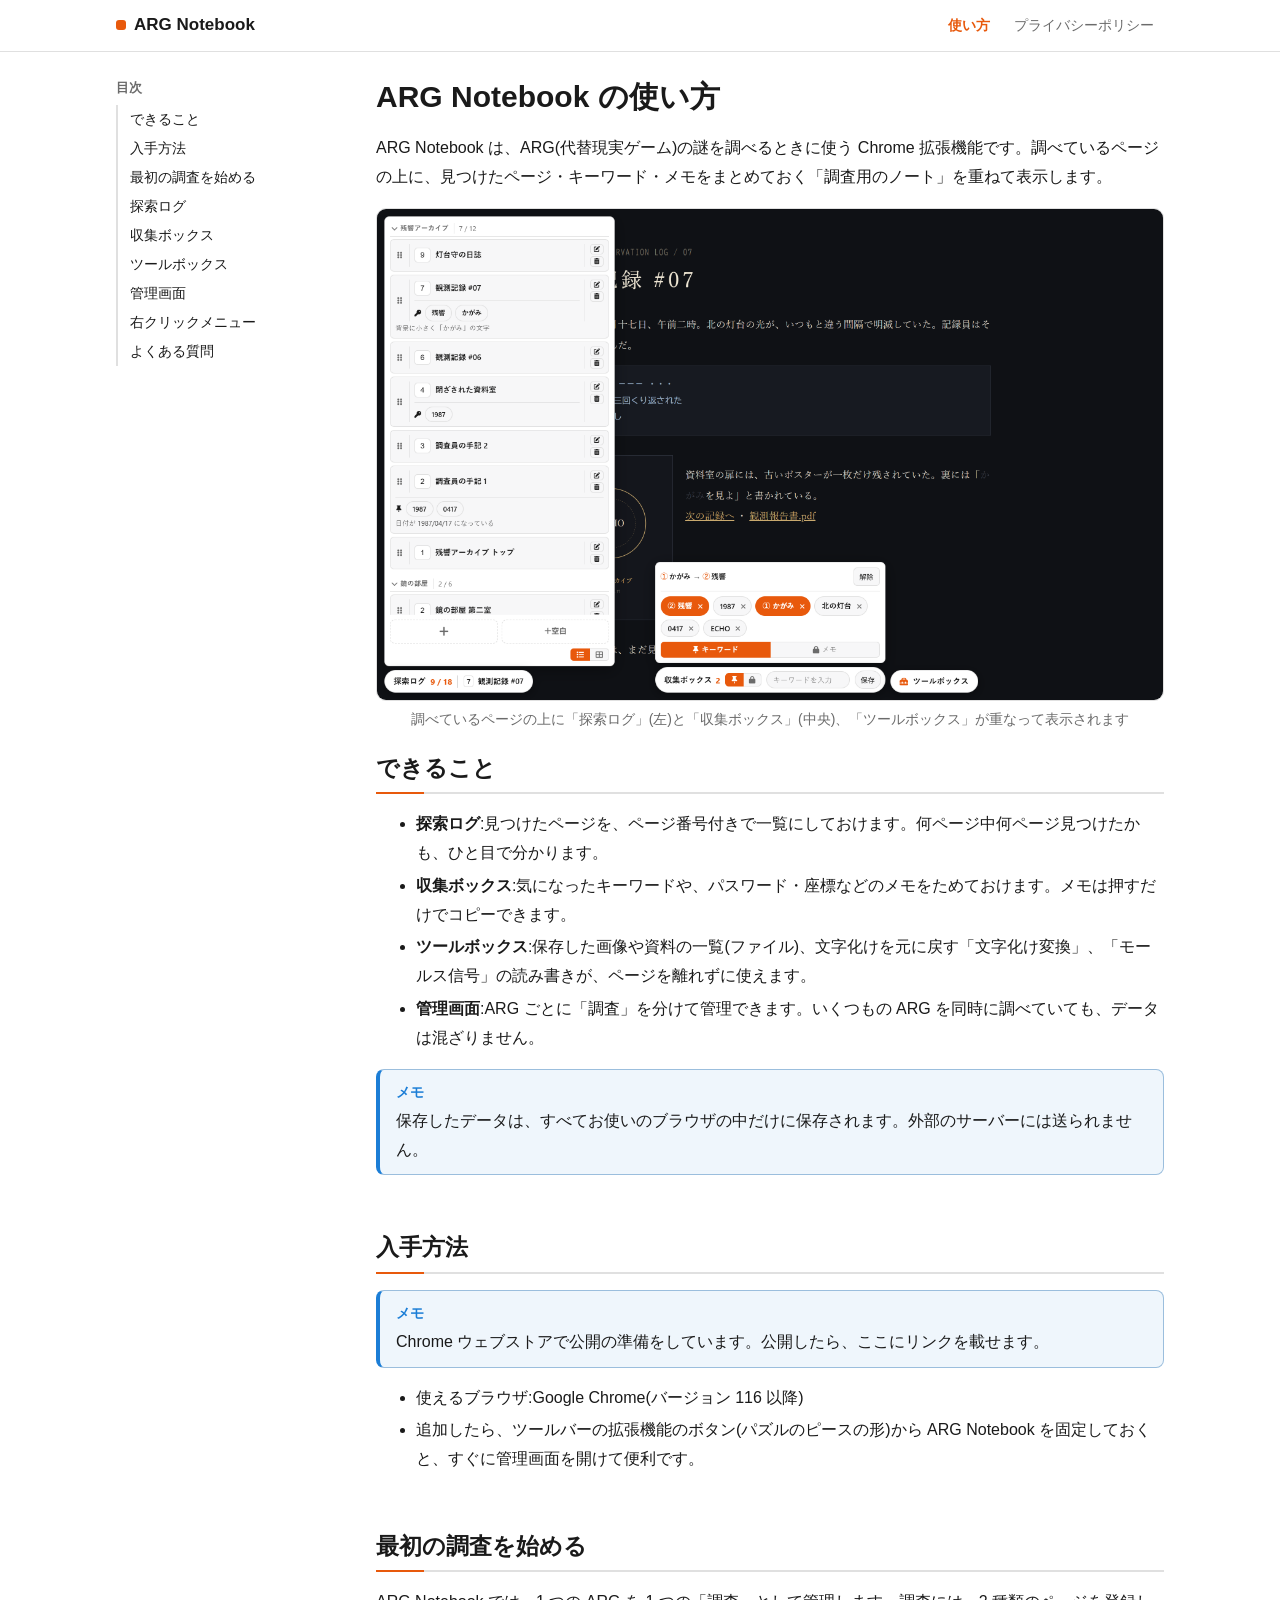
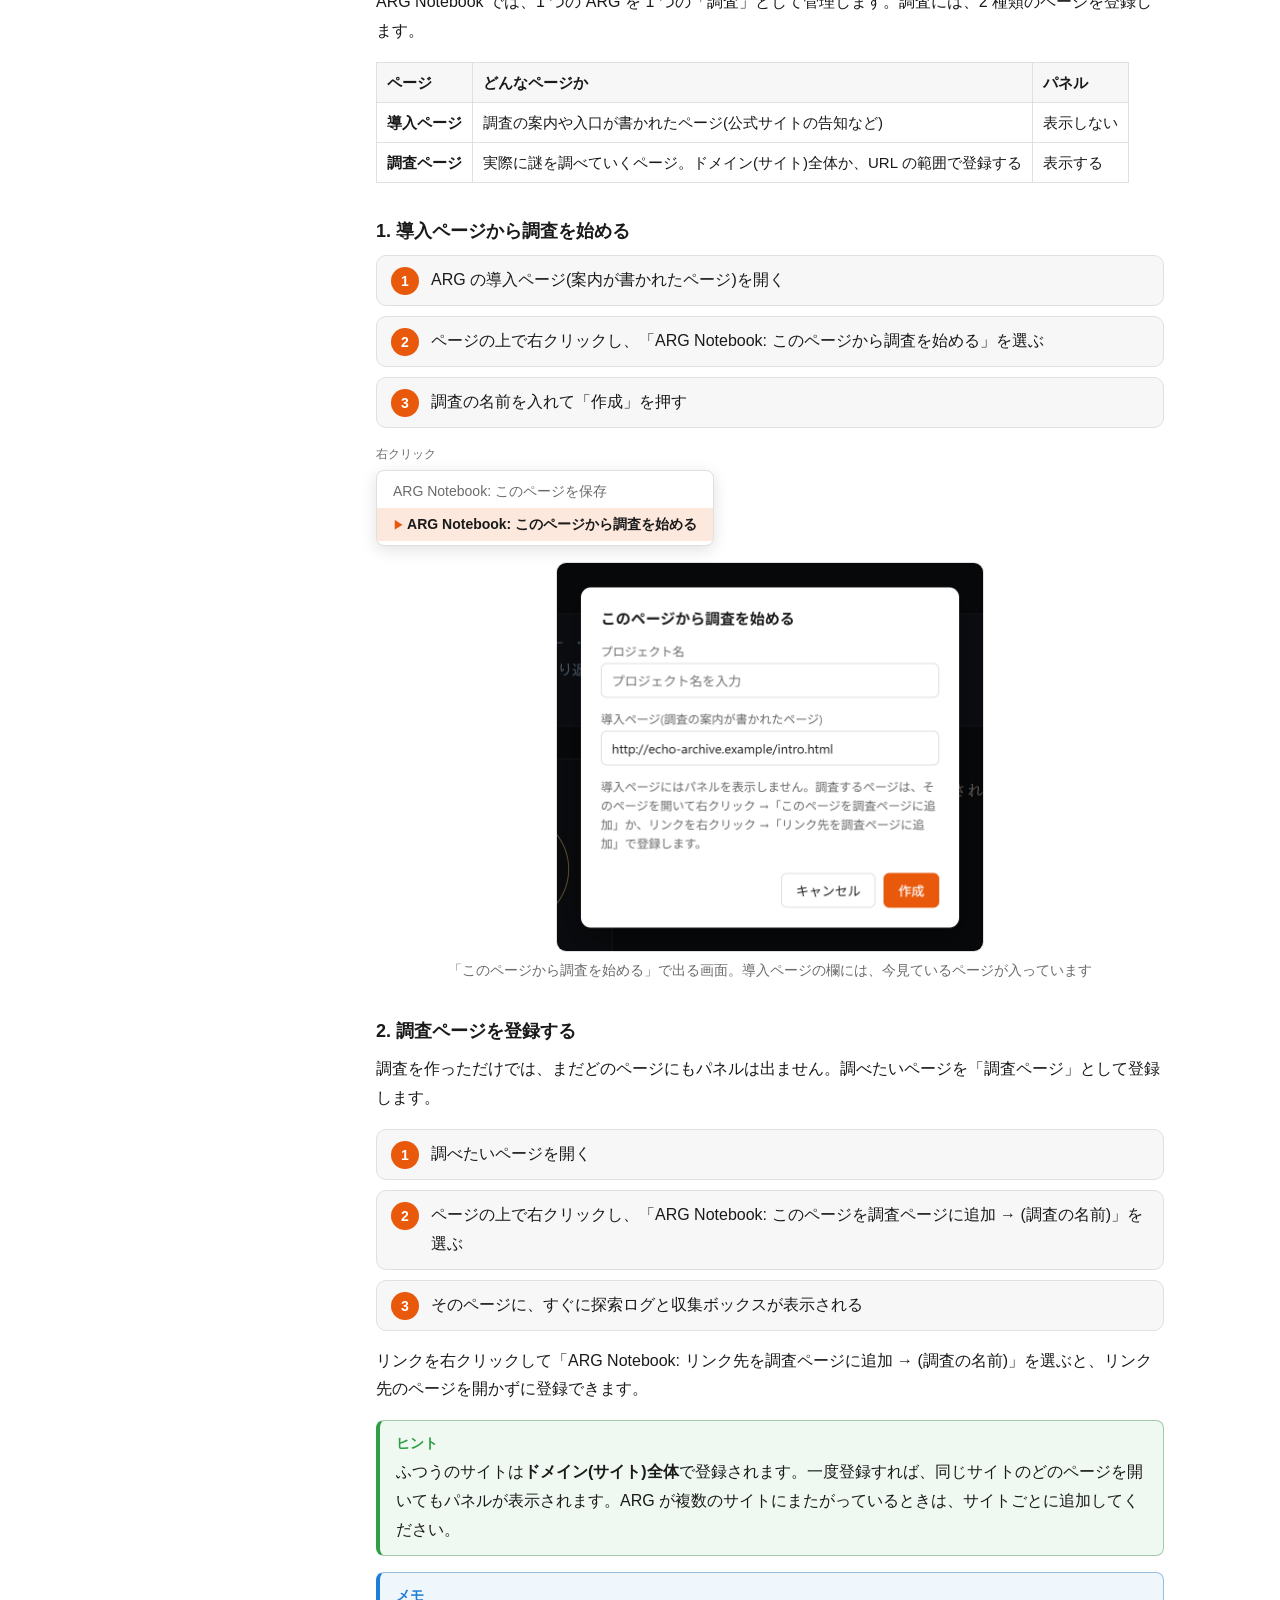
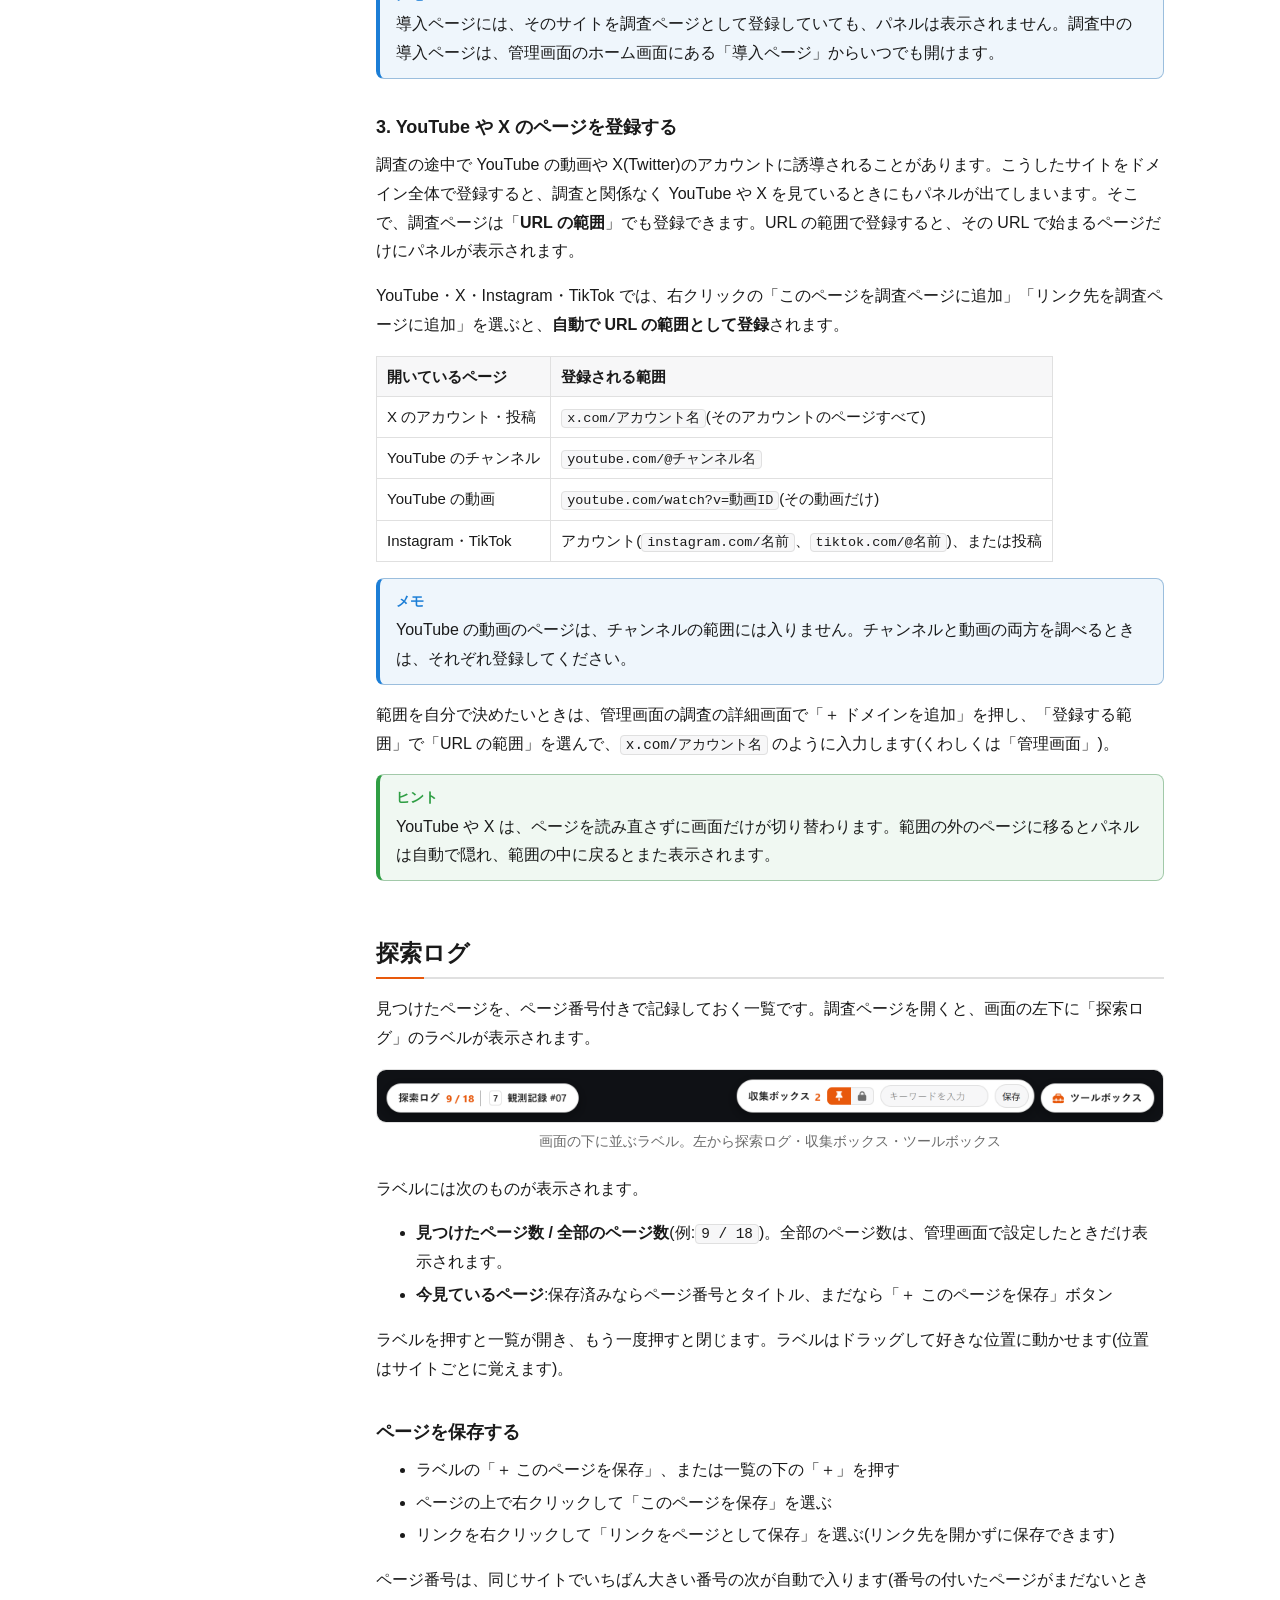
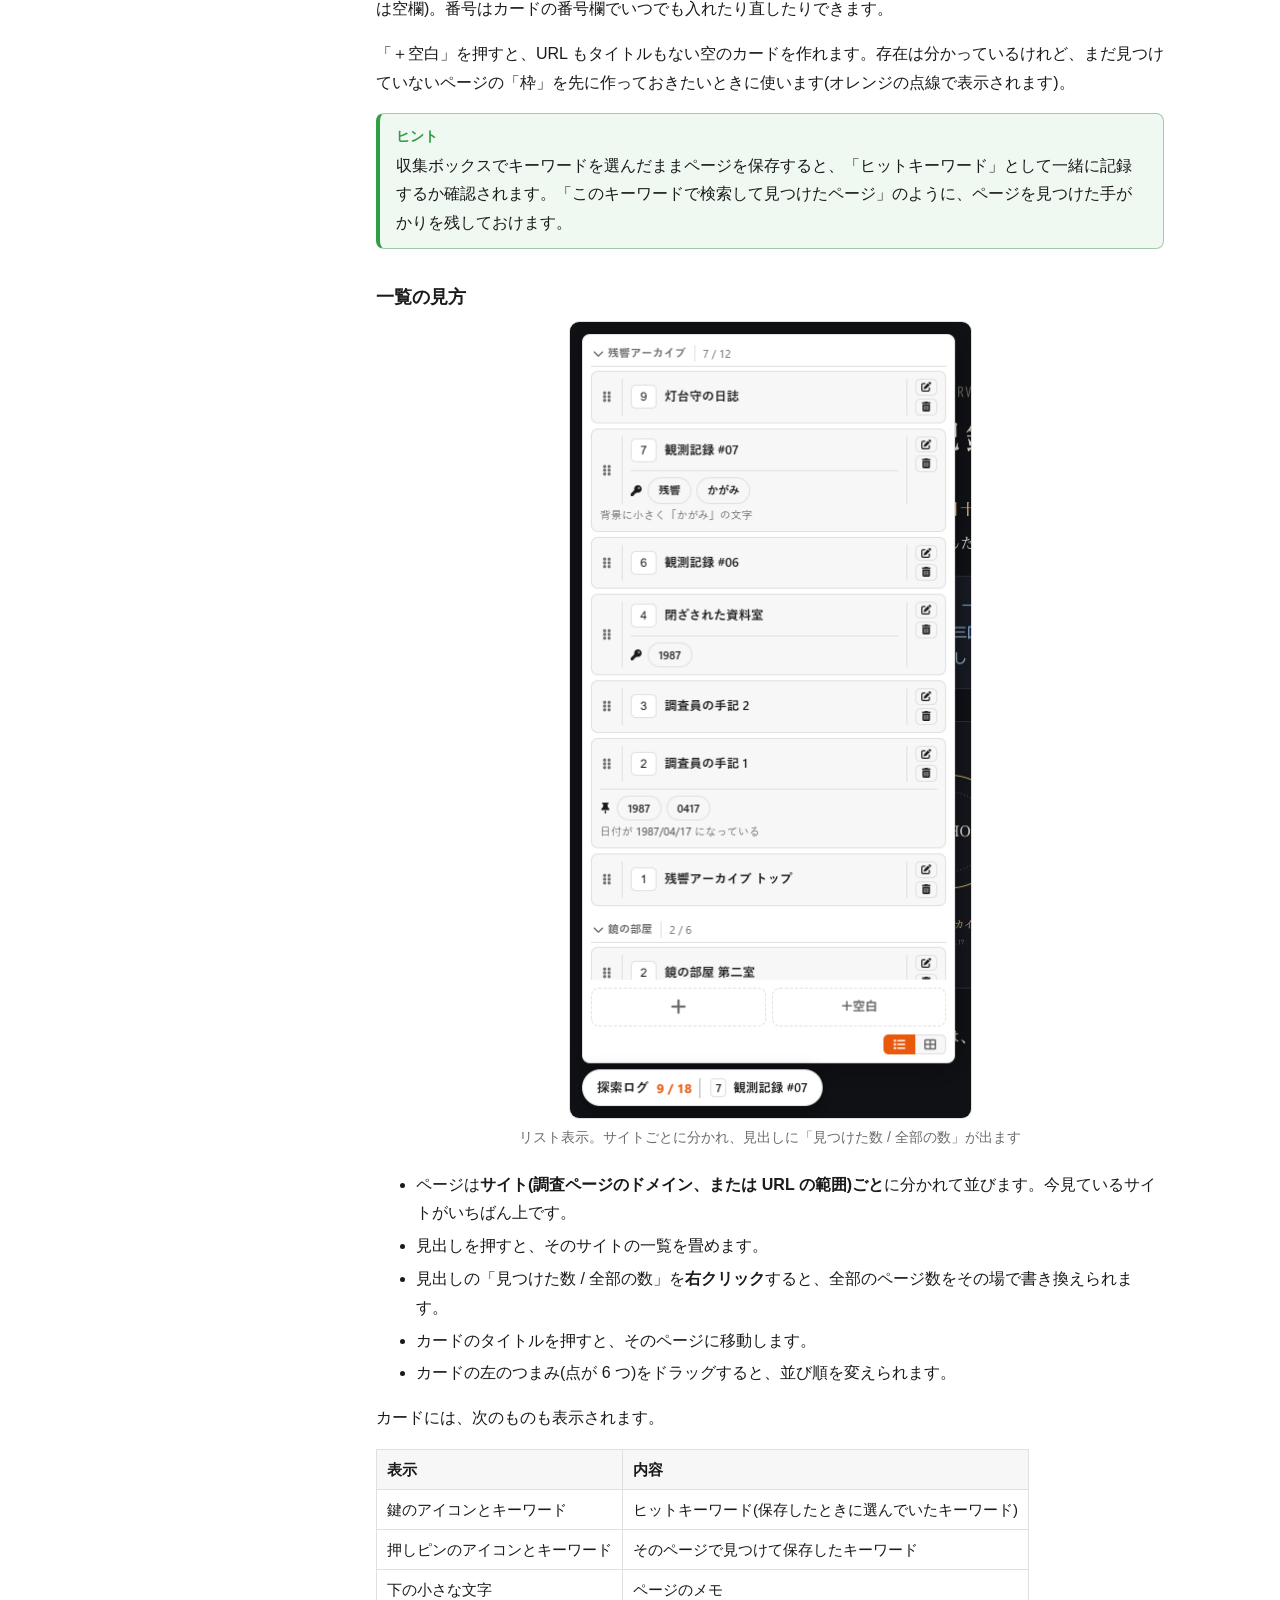
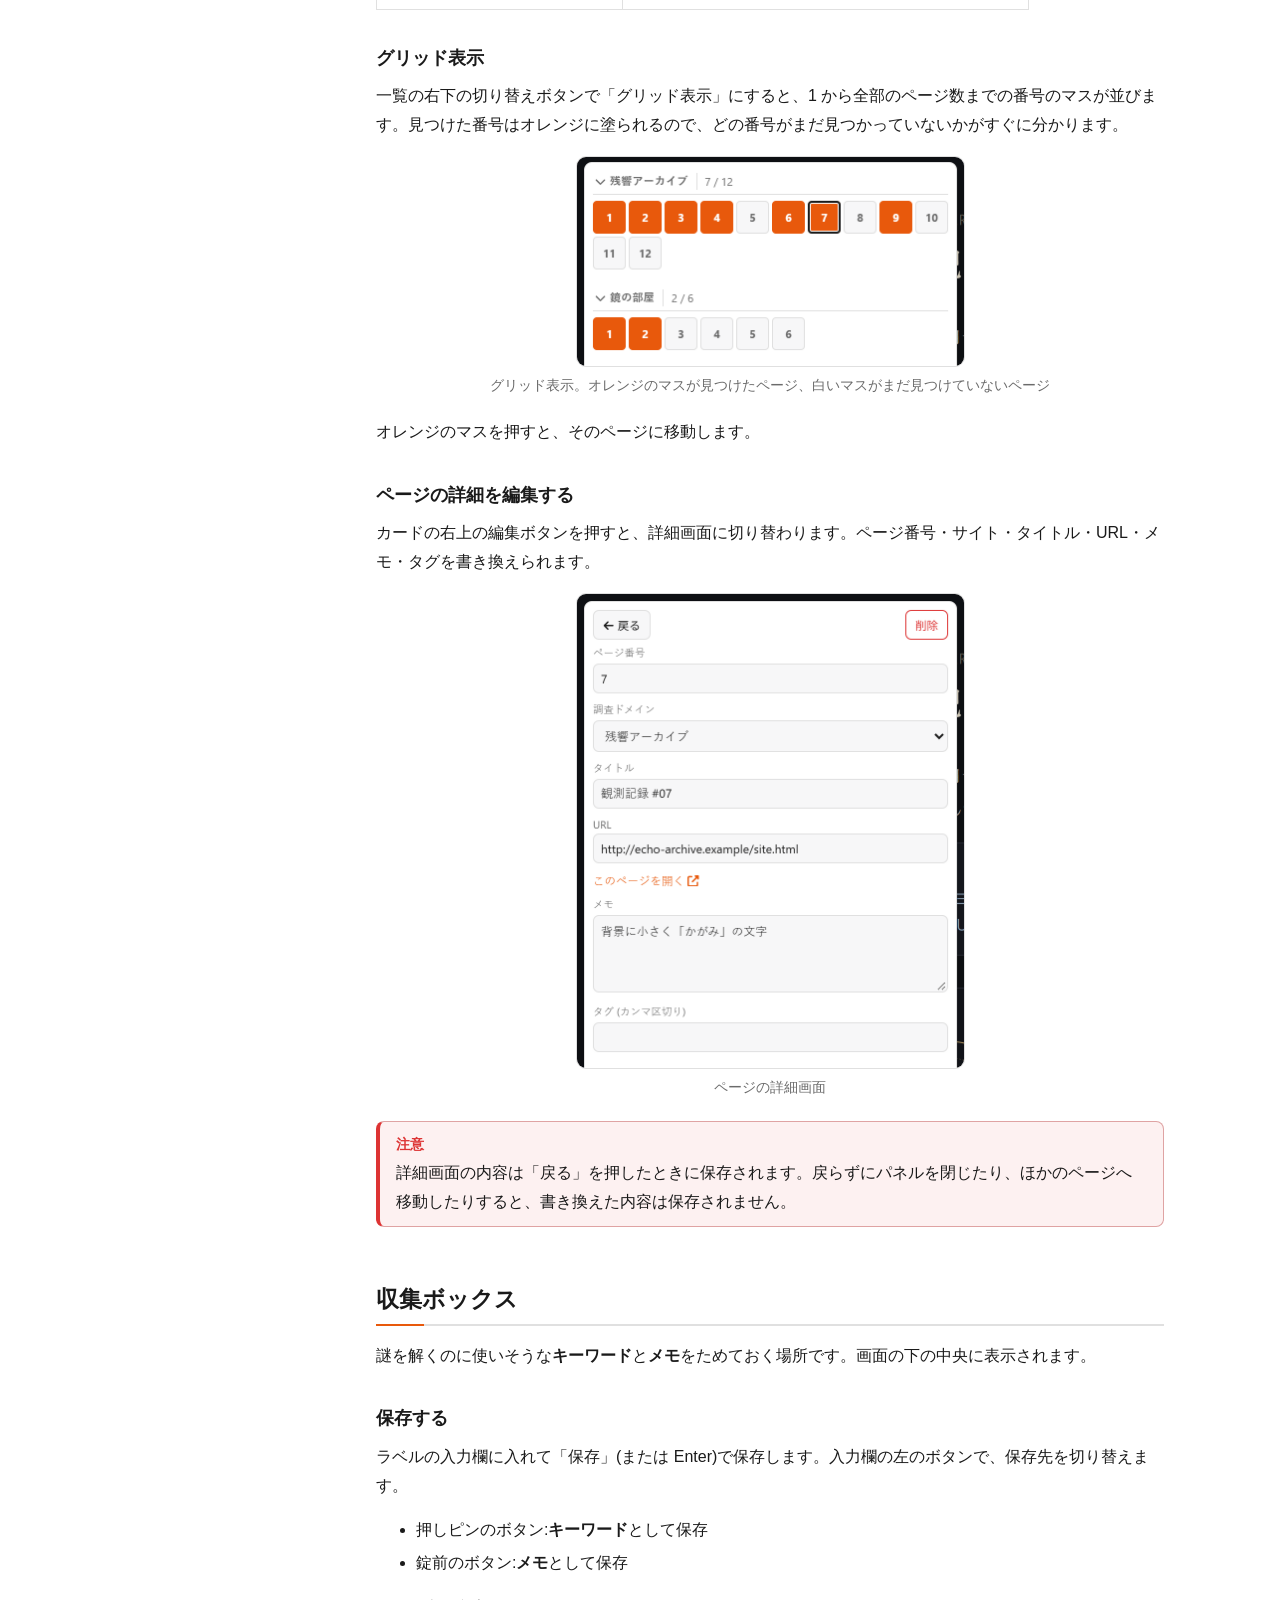
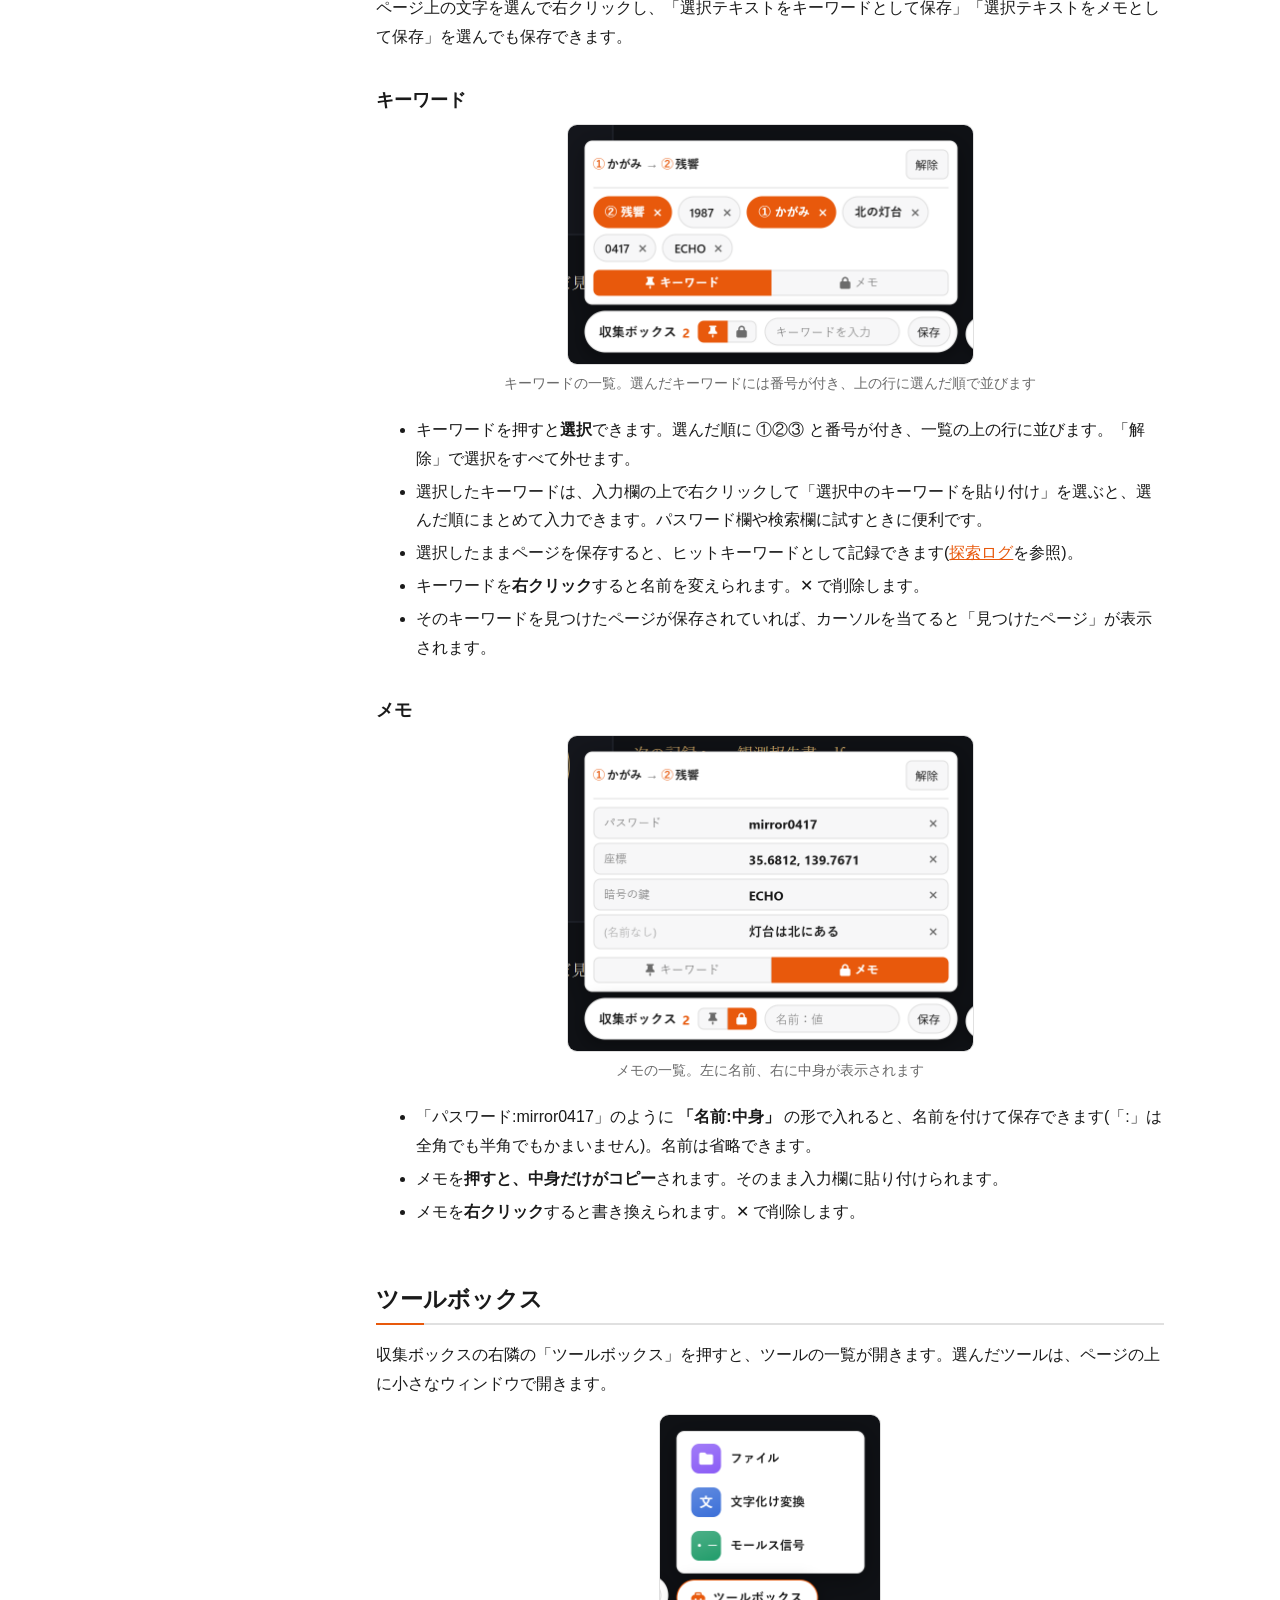
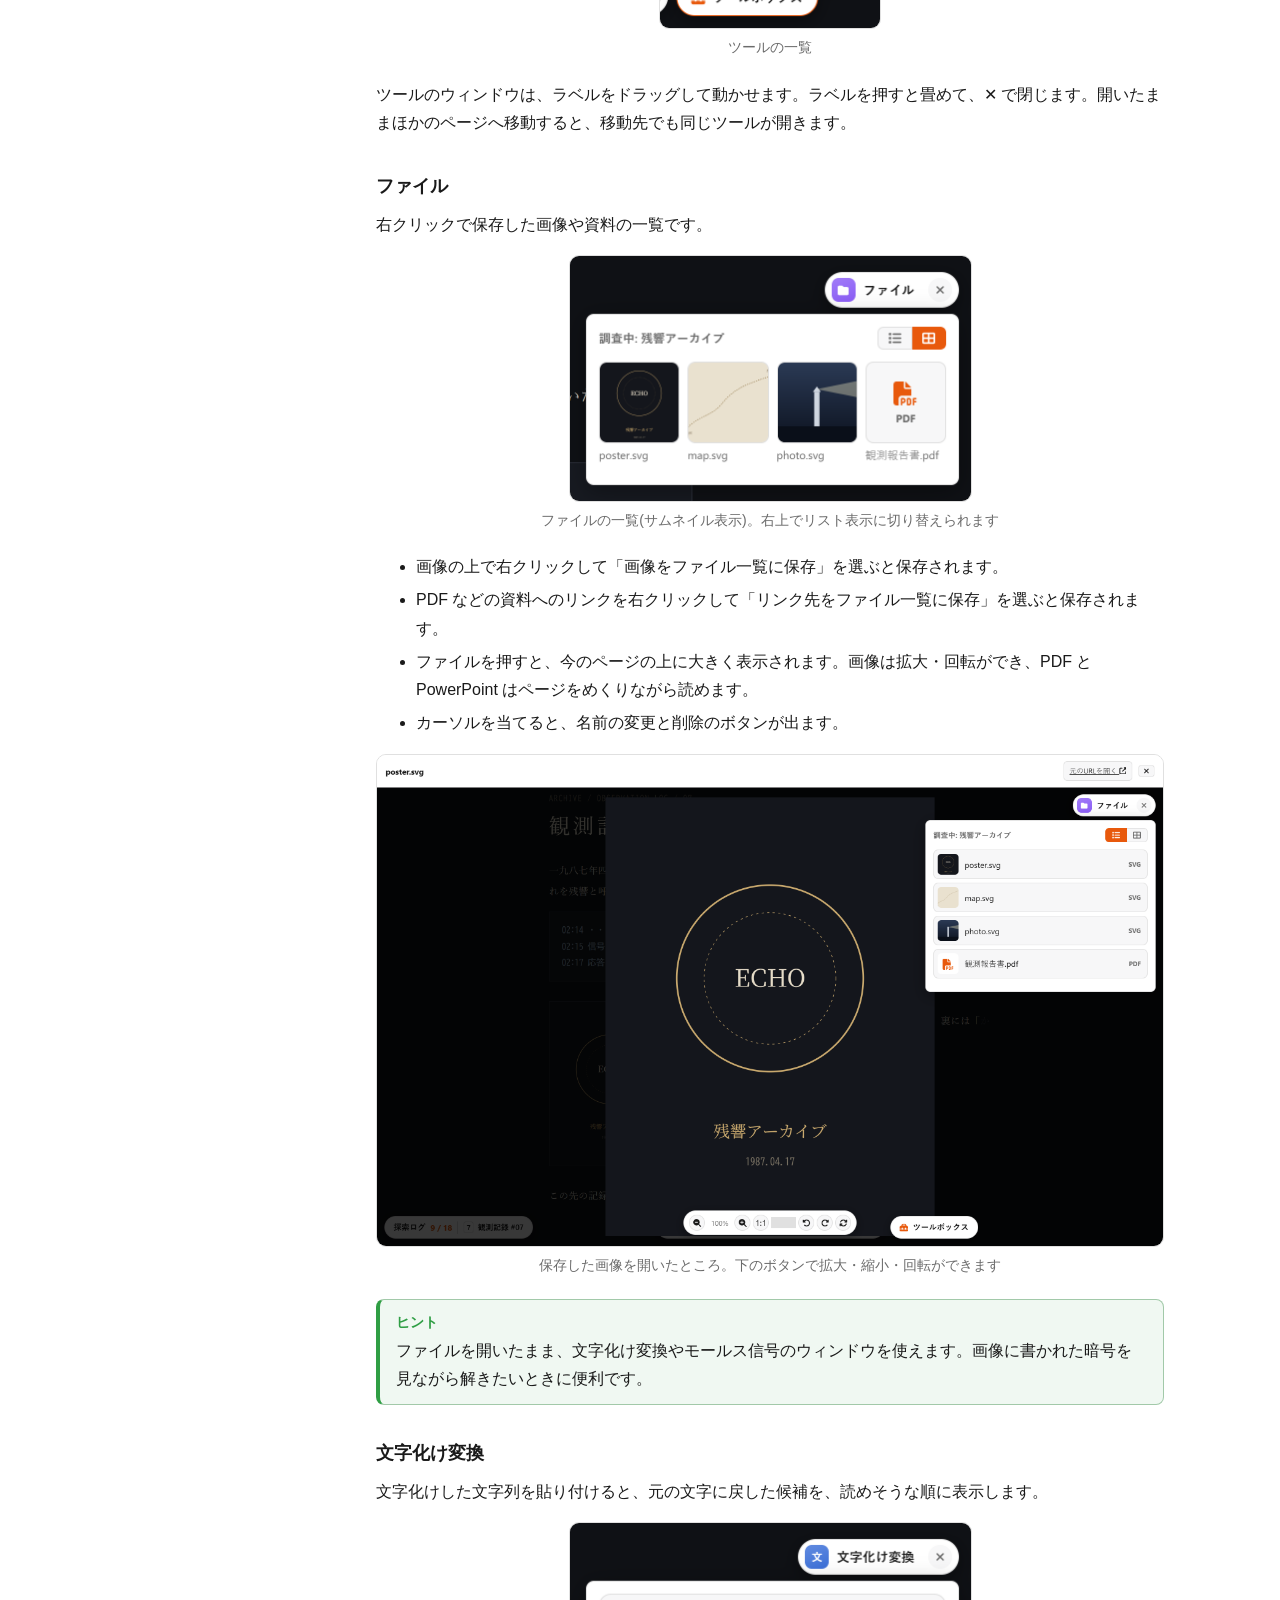
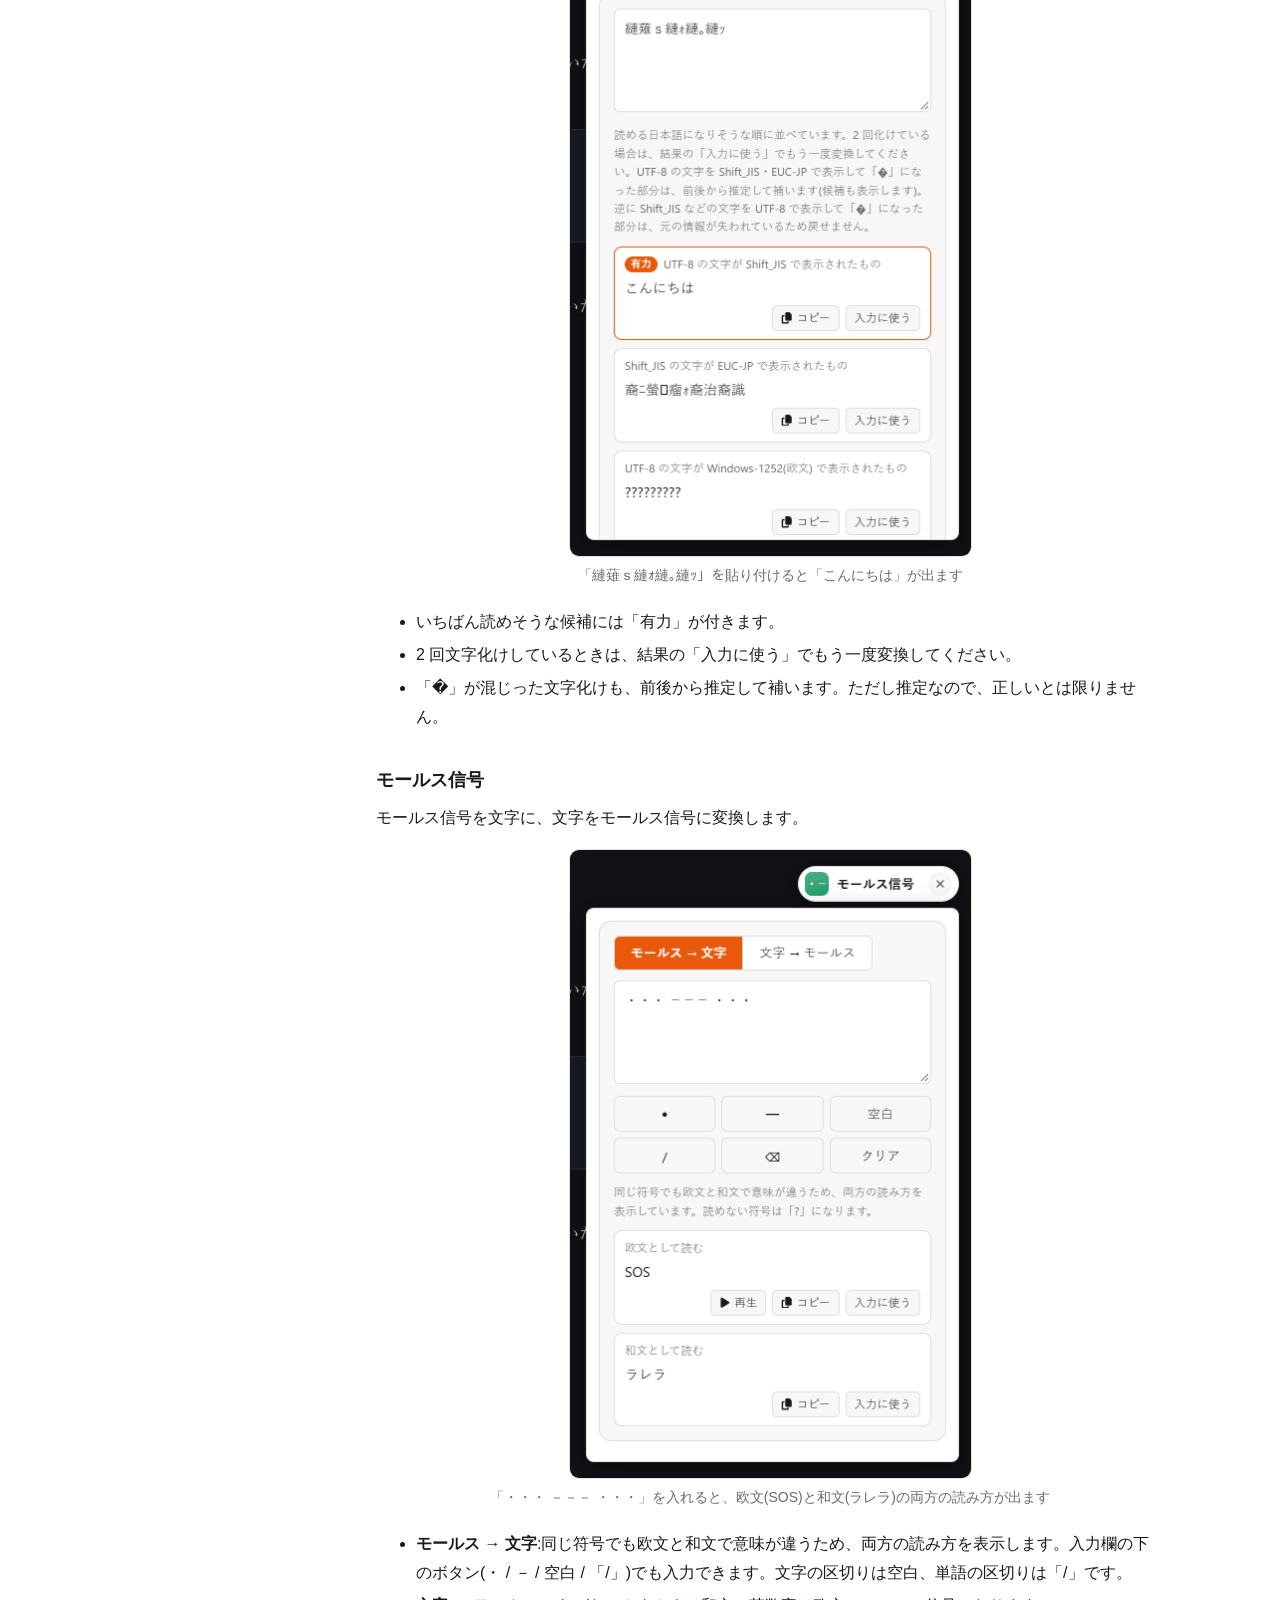
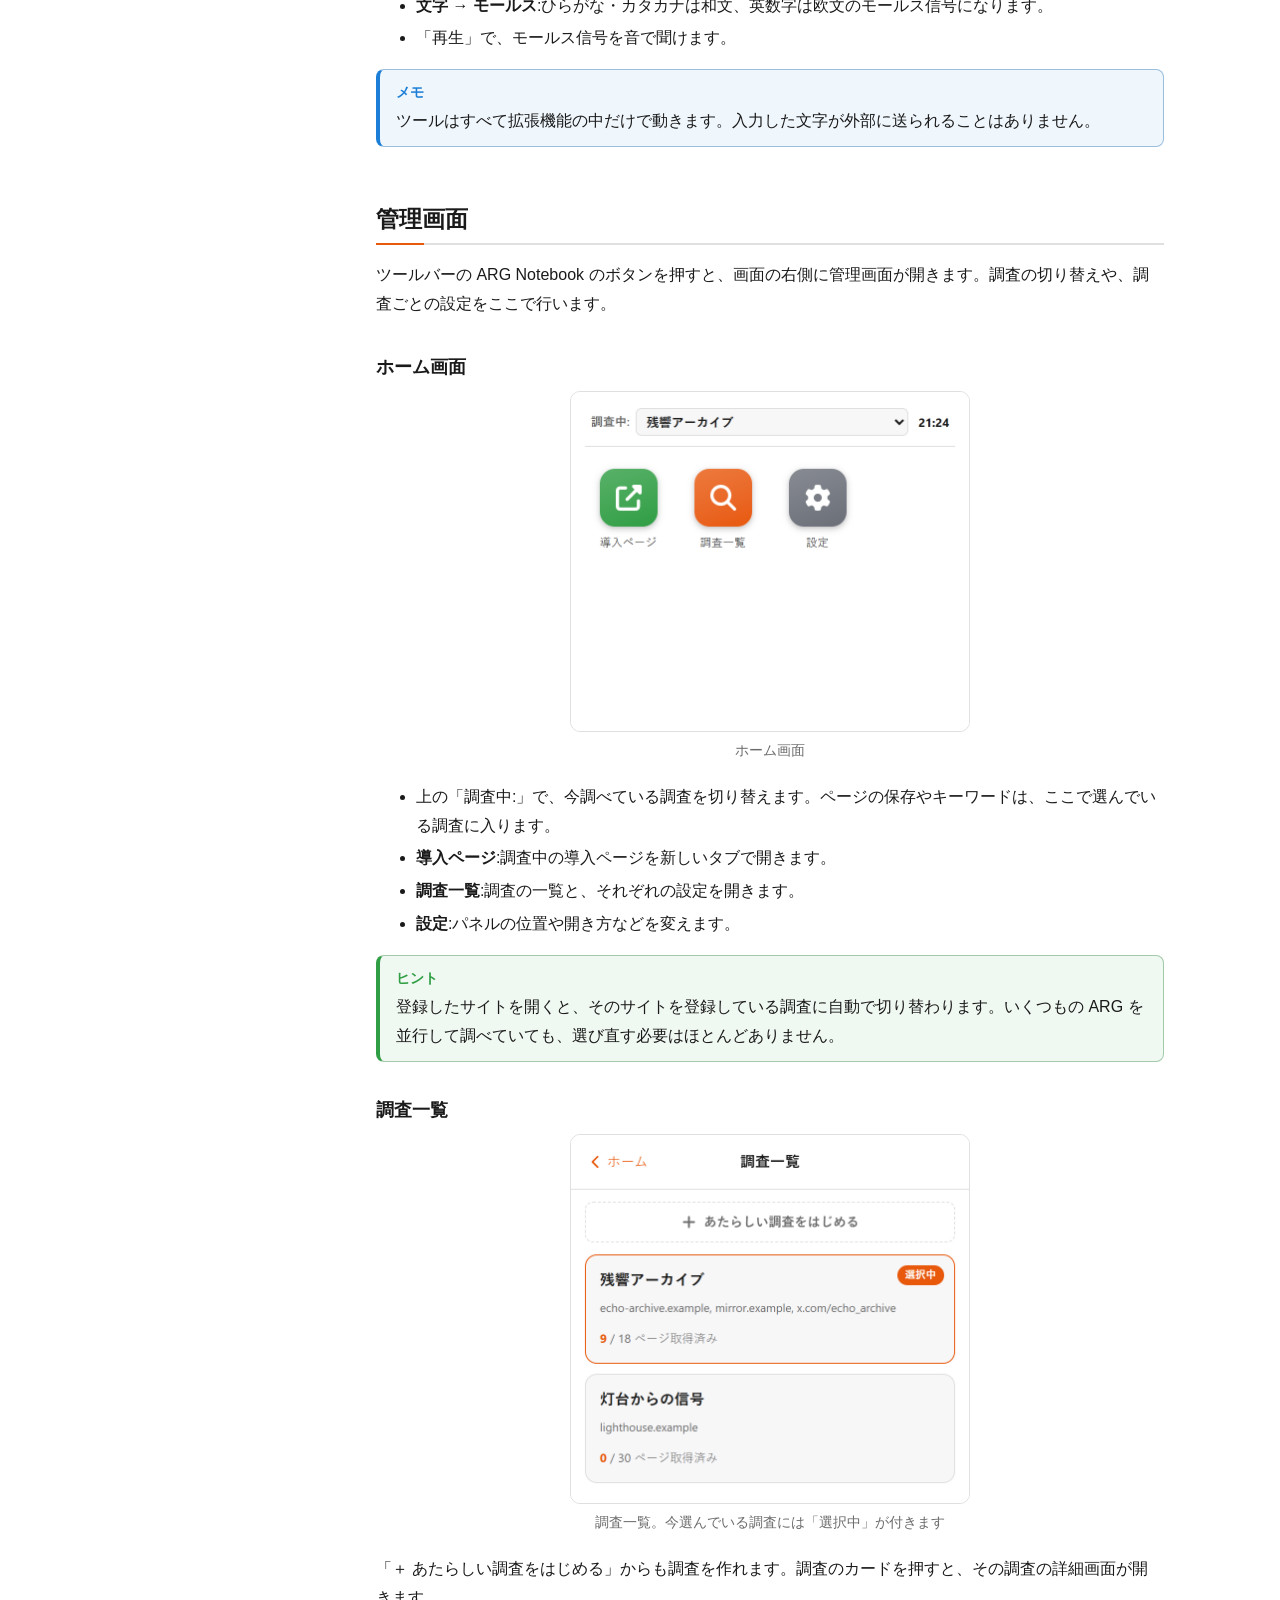
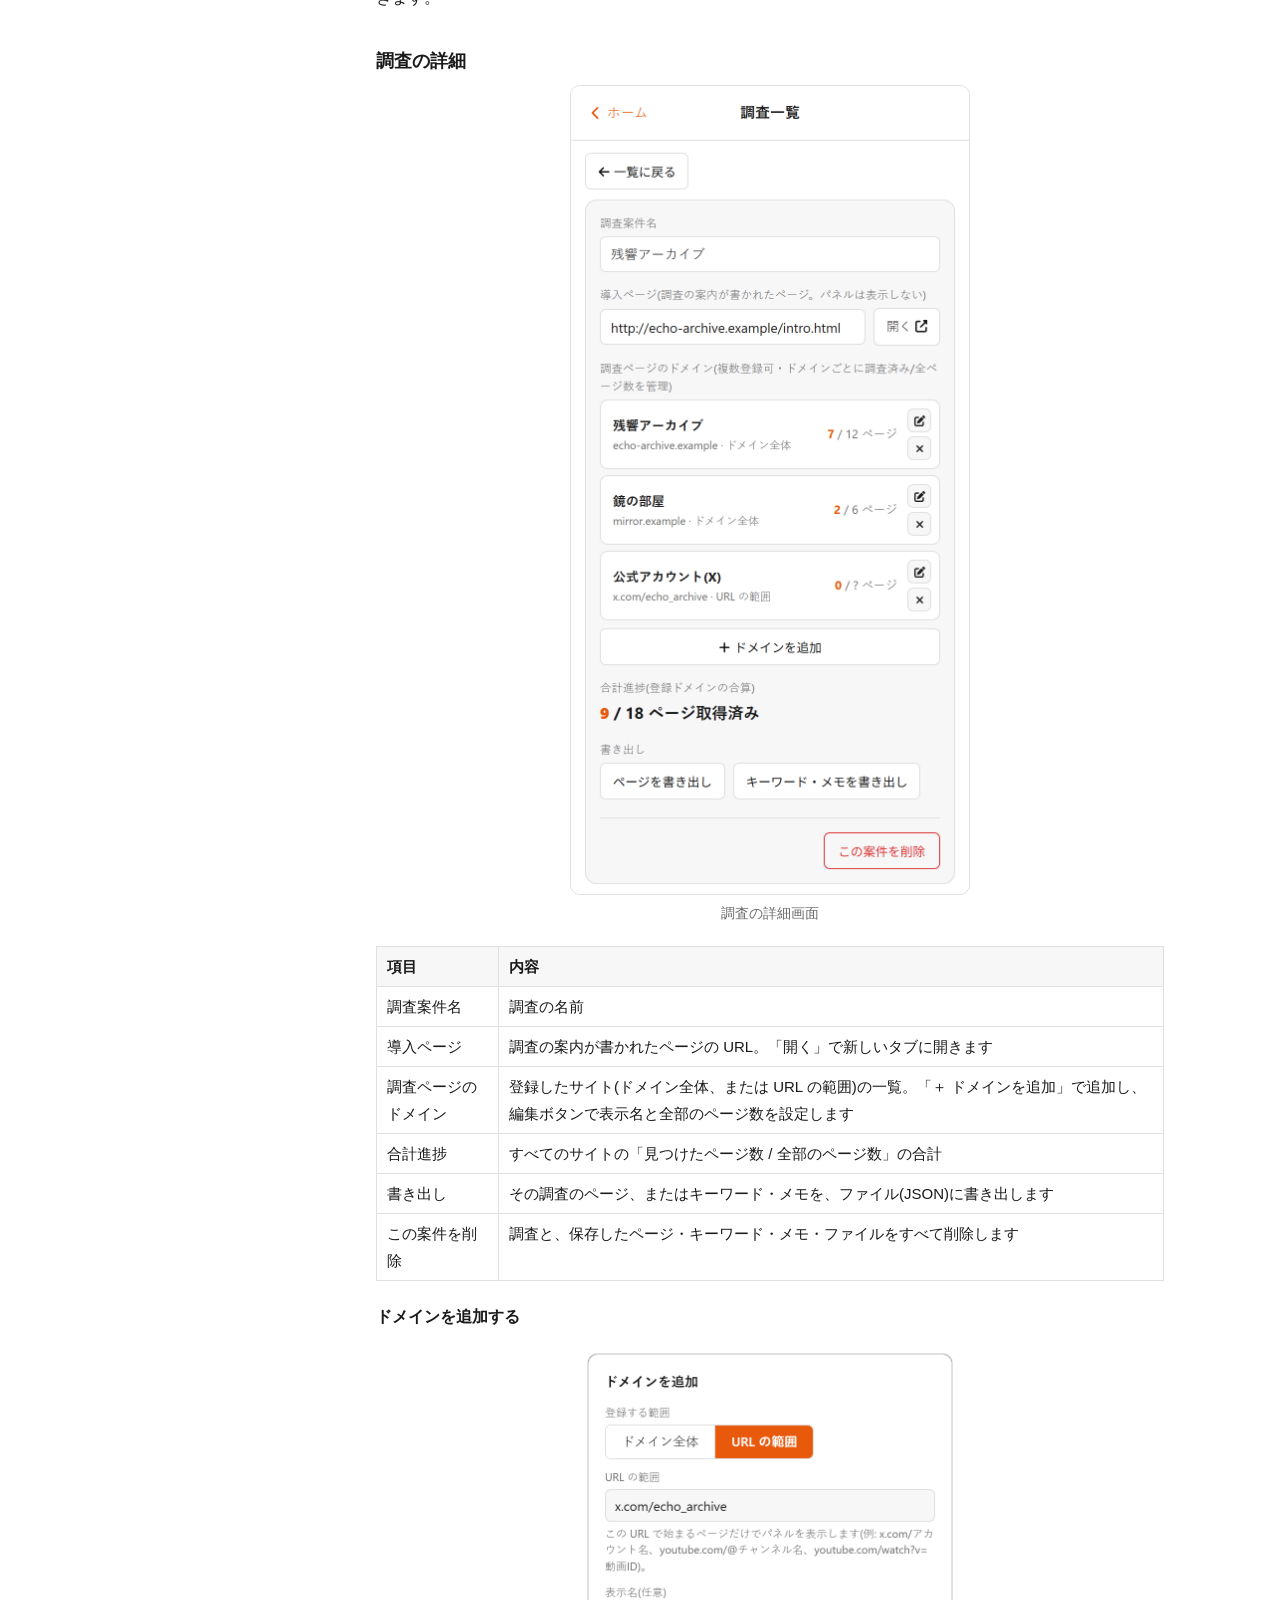
<file: index.html>
<!doctype html>
<html lang="ja">
<head>
<meta charset="utf-8">
<meta name="viewport" content="width=device-width, initial-scale=1">
<title>ARG Notebook の使い方</title>
<meta name="description" content="ARG(代替現実ゲーム)の調査用 Chrome 拡張機能「ARG Notebook」の使い方">
<link rel="stylesheet" href="kit/guide.css">
<script src="kit/vendor/marked.umd.js" defer></script>
<script src="kit/guide.js" defer></script>
</head>
<!-- 中身は content/ の md。表示する順に data-md へ並べる。 -->
<body data-page="guide" data-md="
  content/01-intro.md
  content/02-install.md
  content/03-start.md
  content/04-pages.md
  content/05-collect.md
  content/06-toolbox.md
  content/07-manager.md
  content/08-menu.md
  content/09-faq.md
">
<noscript>このページを表示するには JavaScript を有効にしてください。</noscript>
</body>
</html>
</file>
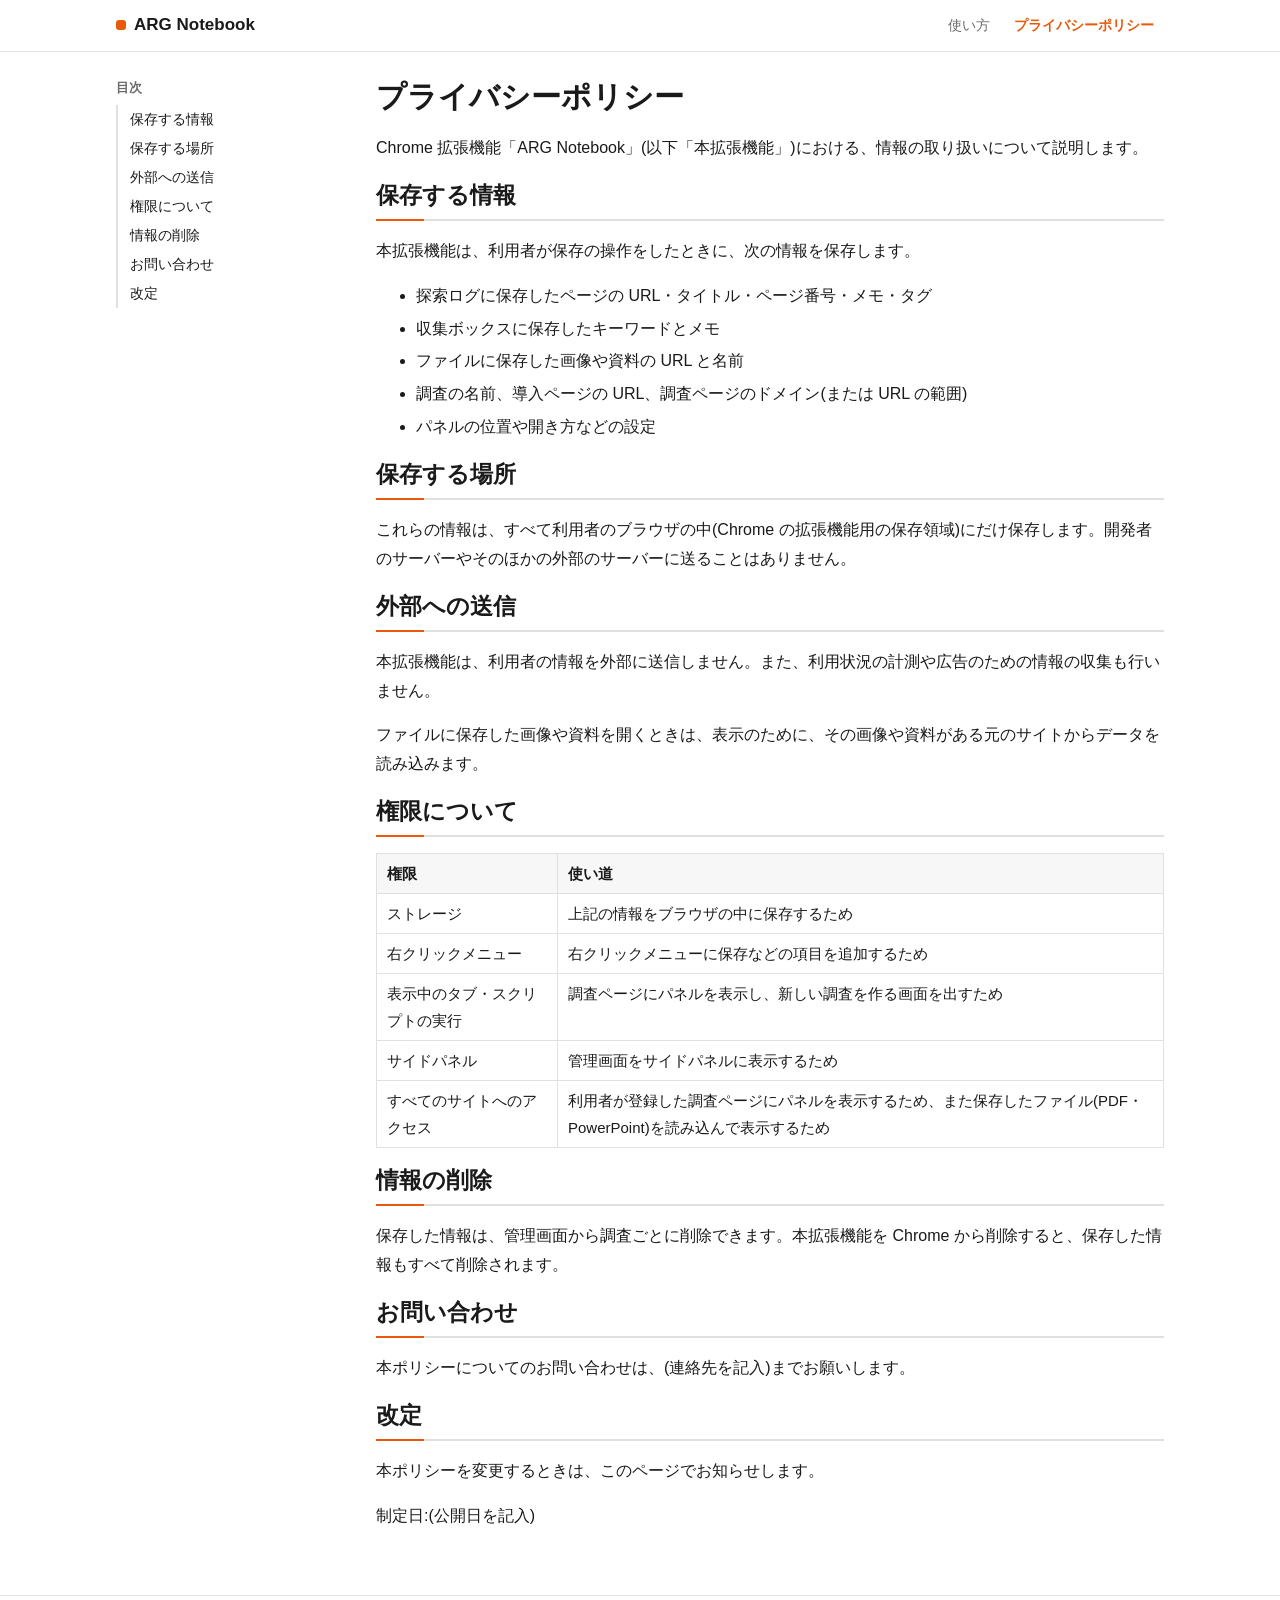
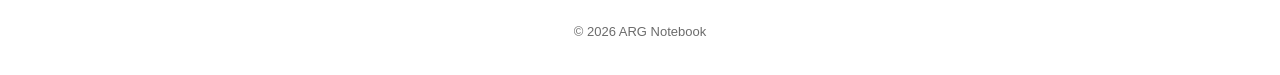
<file: privacy.html>
<!doctype html>
<html lang="ja">
<head>
<meta charset="utf-8">
<meta name="viewport" content="width=device-width, initial-scale=1">
<title>プライバシーポリシー | ARG Notebook</title>
<meta name="description" content="Chrome 拡張機能「ARG Notebook」のプライバシーポリシー">
<link rel="stylesheet" href="kit/guide.css">
<script src="kit/vendor/marked.umd.js" defer></script>
<script src="kit/guide.js" defer></script>
</head>
<!-- 中身は content/privacy.md。 -->
<body data-page="privacy" data-md="content/privacy.md">
<noscript>このページを表示するには JavaScript を有効にしてください。</noscript>
</body>
</html>
</file>
<file: kit/guide.css>
/* ARG Notebook guide — every bit of the look. The colors follow the
   extension's management page (common.css in the extension). */

:root {
  color-scheme: light dark;
  --bg: #ffffff;
  --fg: #1a1a1a;
  --muted: #6b6b6b;
  --border: #e0e0e0;
  --accent: #e8590c;
  --accent-fg: #ffffff;
  --card: #f7f7f8;
  --tip: #2f9e44;
  --note: #1c7ed6;
  --warn: #d33;
  --header-h: 52px;
}

@media (prefers-color-scheme: dark) {
  :root {
    --bg: #1e1f22;
    --fg: #eaeaea;
    --muted: #9a9a9a;
    --border: #35363a;
    --card: #2a2b2e;
    --accent: #ff922b;
    --tip: #51cf66;
    --note: #4dabf7;
    --warn: #ff6b6b;
  }
}

* { box-sizing: border-box; }

html { scroll-padding-top: calc(var(--header-h) + 12px); }

body {
  margin: 0;
  font-family: "Segoe UI", "Hiragino Kaku Gothic ProN", "Yu Gothic", sans-serif;
  background: var(--bg);
  color: var(--fg);
  font-size: 16px;
  line-height: 1.8;
}

a { color: var(--accent); }
img { max-width: 100%; }

/* ---- header / footer ---- */

.site-header {
  position: sticky; top: 0; z-index: 10;
  height: var(--header-h);
  background: color-mix(in srgb, var(--bg) 92%, transparent);
  backdrop-filter: blur(6px);
  border-bottom: 1px solid var(--border);
}
.site-header-inner {
  max-width: 1080px; height: 100%; margin: 0 auto; padding: 0 16px;
  display: flex; align-items: center; gap: 16px;
}
.site-name { font-weight: 700; font-size: 17px; color: var(--fg); text-decoration: none; }
.site-name::before { content: ""; display: inline-block; width: 10px; height: 10px; margin-right: 8px; border-radius: 3px; background: var(--accent); }
.site-nav { margin-left: auto; display: flex; gap: 4px; }
.site-nav a { color: var(--muted); text-decoration: none; font-size: 14px; padding: 4px 10px; border-radius: 6px; }
.site-nav a:hover { color: var(--accent); }
.site-nav a[aria-current="page"] { color: var(--accent); font-weight: 600; }
.site-name, .site-nav a { white-space: nowrap; }
@media (max-width: 480px) {
  .site-header-inner { gap: 8px; }
  .site-name { font-size: 15px; }
  .site-nav a { font-size: 13px; padding: 4px 6px; }
}

.site-footer {
  border-top: 1px solid var(--border);
  color: var(--muted); font-size: 13px; text-align: center;
  padding: 24px 16px 32px;
}

/* ---- layout: table of contents on the left, text on the right ---- */

.layout { max-width: 1080px; margin: 0 auto; padding: 24px 16px 48px; }
.layout.has-toc { display: grid; grid-template-columns: 220px minmax(0, 1fr); gap: 40px; }

.toc details { position: sticky; top: calc(var(--header-h) + 16px); }
.toc summary { font-size: 13px; font-weight: 700; color: var(--muted); cursor: pointer; list-style: none; margin-bottom: 6px; }
.toc summary::-webkit-details-marker { display: none; }
.toc ol { margin: 0; padding: 0; list-style: none; counter-reset: toc; border-left: 2px solid var(--border); }
.toc li a {
  display: block; padding: 4px 0 4px 12px; margin-left: -2px; border-left: 2px solid transparent;
  color: var(--fg); text-decoration: none; font-size: 14px; line-height: 1.5;
}
.toc li a:hover { color: var(--accent); border-left-color: var(--accent); }

@media (max-width: 800px) {
  .layout.has-toc { display: block; }
  .toc { margin-bottom: 24px; }
  .toc details { position: static; border: 1px solid var(--border); border-radius: 10px; padding: 10px 14px; background: var(--card); }
  .toc summary { margin: 0; list-style: revert; }
  .toc ol { margin-top: 8px; }
}

/* ---- text ---- */

.content { min-width: 0; }
.content section + section { margin-top: 56px; }
.content h1 { font-size: 30px; line-height: 1.4; margin: 0 0 16px; }
.content h2 {
  font-size: 23px; line-height: 1.4; margin: 0 0 16px; padding-bottom: 8px;
  border-bottom: 2px solid var(--border); position: relative;
}
.content h2::after { content: ""; position: absolute; left: 0; bottom: -2px; width: 48px; height: 2px; background: var(--accent); }
.content h3 { font-size: 18px; margin: 32px 0 8px; }
.content p, .content ul, .content ol, .content table { margin: 0 0 16px; }
.content li + li { margin-top: 4px; }
.content code { font-family: Consolas, monospace; font-size: 0.9em; background: var(--card); border: 1px solid var(--border); border-radius: 4px; padding: 1px 5px; }
.content pre { background: var(--card); border: 1px solid var(--border); border-radius: 8px; padding: 12px 14px; overflow-x: auto; }
.content pre code { border: none; padding: 0; background: none; }
.content table { border-collapse: collapse; width: 100%; font-size: 15px; display: block; overflow-x: auto; }
.content th, .content td { border: 1px solid var(--border); padding: 6px 10px; text-align: left; vertical-align: top; }
.content th { background: var(--card); }
.content blockquote { margin: 0 0 16px; padding: 4px 16px; border-left: 4px solid var(--border); color: var(--muted); }
.content kbd { font-family: inherit; font-size: 0.85em; border: 1px solid var(--border); border-bottom-width: 2px; border-radius: 4px; padding: 0 6px; background: var(--card); }

.load-error { color: var(--warn); }

/* ---- component: steps ---- */

.steps { list-style: none; padding: 0; counter-reset: step; display: grid; gap: 10px; }
.steps li {
  counter-increment: step; margin: 0 !important;
  display: flex; align-items: flex-start; gap: 12px;
  background: var(--card); border: 1px solid var(--border); border-radius: 10px; padding: 10px 14px;
}
.steps li::before {
  content: counter(step); flex: none;
  width: 28px; height: 28px; border-radius: 50%; margin-top: 1px;
  background: var(--accent); color: var(--accent-fg);
  font-weight: 700; font-size: 14px; line-height: 28px; text-align: center;
}

/* ---- component: figure ---- */

.figure { margin: 0 0 20px; }
.figure-frame {
  display: block; width: 100%; max-width: 100%; margin: 0 auto; padding: 0; cursor: zoom-in;
  border: 1px solid var(--border); border-radius: 10px; overflow: hidden; background: var(--card);
}
.figure-frame img { display: block; width: 100%; height: auto; }
.figure-frame.missing { cursor: default; width: 100%; aspect-ratio: 16 / 9; display: grid; place-items: center; }
.figure-frame.missing img { display: none; }
.figure-frame.missing::after {
  content: "画像準備中\A" attr(data-src); white-space: pre; text-align: center;
  color: var(--muted); font-size: 14px; font-family: inherit;
}
.figure figcaption { color: var(--muted); font-size: 14px; margin-top: 6px; text-align: center; }

.lightbox {
  position: fixed; inset: 0; z-index: 100; cursor: zoom-out;
  background: rgba(0, 0, 0, 0.8); display: grid; place-items: center; padding: 24px;
}
.lightbox[hidden] { display: none; }
.lightbox img { max-width: 100%; max-height: 100%; border-radius: 8px; }
.lightbox-close {
  position: absolute; top: 12px; right: 12px; width: 40px; height: 40px;
  border: none; border-radius: 50%; background: rgba(255, 255, 255, 0.15); color: #fff; font-size: 24px; cursor: pointer;
}

/* ---- component: tip / note / warn ---- */

.callout {
  --c: var(--note);
  margin: 0 0 16px; padding: 10px 16px 2px;
  border: 1px solid color-mix(in srgb, var(--c) 35%, var(--border));
  border-left: 4px solid var(--c); border-radius: 8px;
  background: color-mix(in srgb, var(--c) 7%, var(--bg));
}
.callout-tip { --c: var(--tip); }
.callout-warn { --c: var(--warn); }
.callout-label { font-weight: 700; font-size: 14px; color: var(--c); margin-bottom: 2px; }
.callout p, .callout ul, .callout ol { margin-bottom: 8px; }

/* ---- component: menu ---- */

.menu-demo { margin: 0 0 16px; display: inline-block; max-width: 100%; }
.menu-demo-caption { font-size: 12px; color: var(--muted); margin-bottom: 4px; }
.menu-demo ul {
  list-style: none; margin: 0; padding: 4px 0; min-width: 280px;
  background: var(--bg); border: 1px solid var(--border); border-radius: 8px;
  box-shadow: 0 4px 16px rgba(0, 0, 0, 0.12); font-size: 14px; line-height: 1.5;
}
.menu-demo li { margin: 0 !important; padding: 6px 16px; color: var(--muted); }
.menu-demo li.picked { background: color-mix(in srgb, var(--accent) 14%, var(--bg)); color: var(--fg); font-weight: 600; }
.menu-demo li.picked::before { content: "▶ "; color: var(--accent); font-size: 11px; }

/* ---- component: faq ---- */

.faq { display: grid; gap: 8px; margin: 0 0 16px; }
.faq details { border: 1px solid var(--border); border-radius: 10px; background: var(--card); }
.faq summary { cursor: pointer; padding: 10px 14px; font-weight: 600; }
.faq summary::marker { color: var(--accent); }
.faq-answer { padding: 0 14px 2px; border-top: 1px solid var(--border); padding-top: 10px; }
.faq-answer p { margin-bottom: 10px; }
</file>
